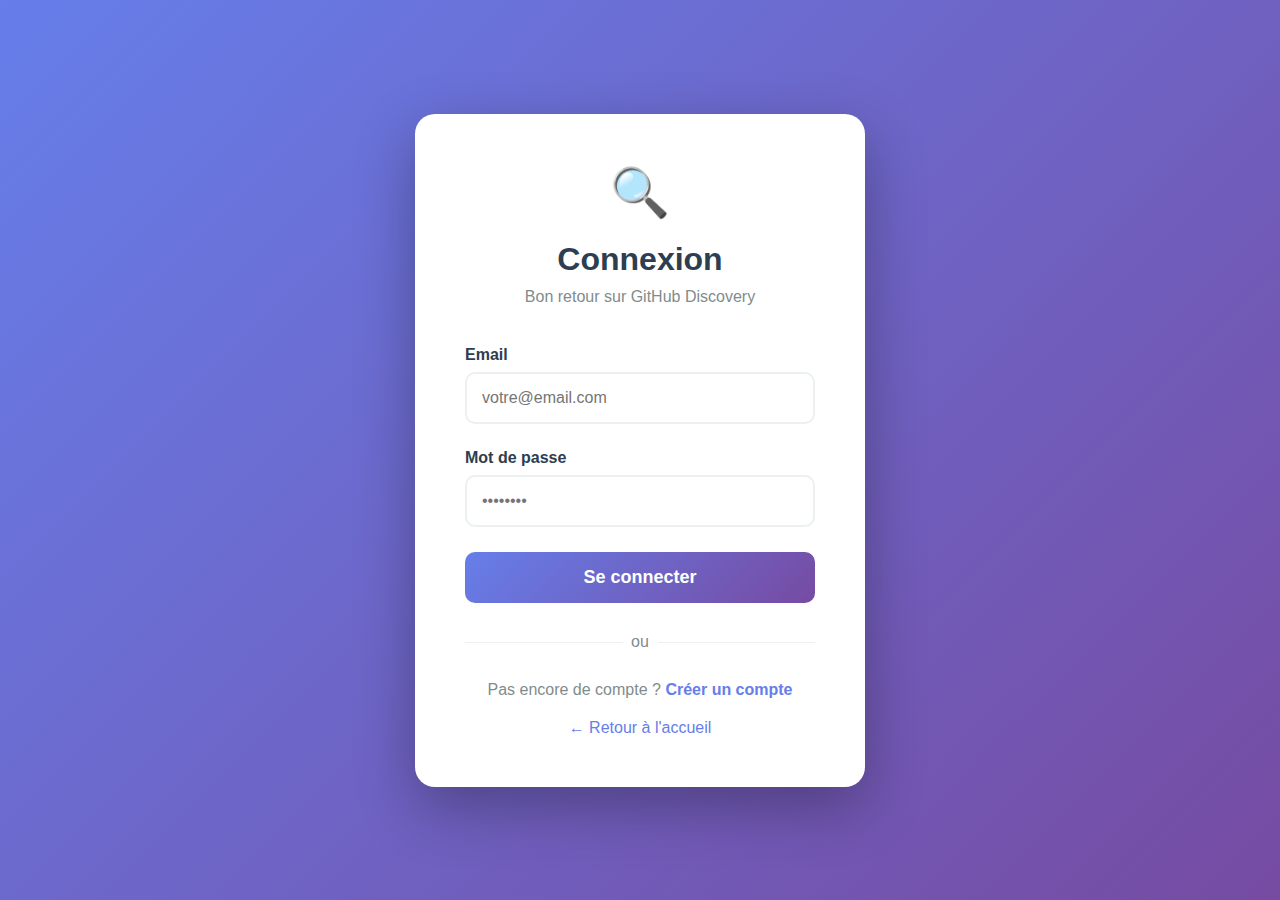
<file: login.html>
<!DOCTYPE html>
<html lang="fr">
<head>
  <meta charset="UTF-8">
  <meta name="viewport" content="width=device-width, initial-scale=1.0">
  <title>Connexion - GitHub Discovery</title>
  <style>
    * {
      margin: 0;
      padding: 0;
      box-sizing: border-box;
    }

    body {
      font-family: -apple-system, BlinkMacSystemFont, 'Segoe UI', Roboto, sans-serif;
      background: linear-gradient(135deg, #667eea 0%, #764ba2 100%);
      min-height: 100vh;
      display: flex;
      align-items: center;
      justify-content: center;
      padding: 20px;
    }

    .login-container {
      background: white;
      border-radius: 20px;
      padding: 50px;
      max-width: 450px;
      width: 100%;
      box-shadow: 0 20px 60px rgba(0, 0, 0, 0.3);
    }

    .logo {
      text-align: center;
      font-size: 48px;
      margin-bottom: 20px;
    }

    h1 {
      text-align: center;
      color: #2c3e50;
      margin-bottom: 10px;
      font-size: 32px;
    }

    .subtitle {
      text-align: center;
      color: #7f8c8d;
      margin-bottom: 40px;
    }

    .form-group {
      margin-bottom: 25px;
    }

    label {
      display: block;
      color: #2c3e50;
      font-weight: 600;
      margin-bottom: 8px;
    }

    input {
      width: 100%;
      padding: 15px;
      border: 2px solid #ecf0f1;
      border-radius: 10px;
      font-size: 16px;
      transition: border-color 0.3s;
    }

    input:focus {
      outline: none;
      border-color: #667eea;
    }

    .btn {
      width: 100%;
      padding: 15px;
      background: linear-gradient(135deg, #667eea 0%, #764ba2 100%);
      color: white;
      border: none;
      border-radius: 10px;
      font-size: 18px;
      font-weight: 600;
      cursor: pointer;
      transition: transform 0.3s, box-shadow 0.3s;
    }

    .btn:hover {
      transform: translateY(-2px);
      box-shadow: 0 10px 30px rgba(102, 126, 234, 0.4);
    }

    .btn:disabled {
      opacity: 0.6;
      cursor: not-allowed;
      transform: none;
    }

    .divider {
      text-align: center;
      margin: 30px 0;
      color: #7f8c8d;
      position: relative;
    }

    .divider::before,
    .divider::after {
      content: '';
      position: absolute;
      top: 50%;
      width: 45%;
      height: 1px;
      background: #ecf0f1;
    }

    .divider::before {
      left: 0;
    }

    .divider::after {
      right: 0;
    }

    .signup-link {
      text-align: center;
      margin-top: 25px;
      color: #7f8c8d;
    }

    .signup-link a {
      color: #667eea;
      text-decoration: none;
      font-weight: 600;
    }

    .error-message {
      background: #e74c3c;
      color: white;
      padding: 12px;
      border-radius: 8px;
      margin-bottom: 20px;
      display: none;
    }

    .success-message {
      background: #27ae60;
      color: white;
      padding: 12px;
      border-radius: 8px;
      margin-bottom: 20px;
      display: none;
    }

    .back-home {
      text-align: center;
      margin-top: 20px;
    }

    .back-home a {
      color: #667eea;
      text-decoration: none;
    }

    @media (max-width: 480px) {
      .login-container {
        padding: 30px 20px;
      }

      h1 {
        font-size: 24px;
      }
    }
  </style>
</head>
<body>
  <div class="login-container">
    <div class="logo">🔍</div>
    <h1>Connexion</h1>
    <p class="subtitle">Bon retour sur GitHub Discovery</p>

    <div class="error-message" id="errorMessage"></div>
    <div class="success-message" id="successMessage"></div>

    <form id="loginForm">
      <div class="form-group">
        <label for="email">Email</label>
        <input type="email" id="email" required placeholder="votre@email.com">
      </div>

      <div class="form-group">
        <label for="password">Mot de passe</label>
        <input type="password" id="password" required placeholder="••••••••">
      </div>

      <button type="submit" class="btn" id="submitBtn">Se connecter</button>
    </form>

    <div class="divider">ou</div>

    <div class="signup-link">
      <p>Pas encore de compte ? <a href="signup.html">Créer un compte</a></p>
    </div>

    <div class="back-home">
      <a href="index.html">← Retour à l'accueil</a>
    </div>
  </div>

  <script>
    const form = document.getElementById('loginForm');
    const submitBtn = document.getElementById('submitBtn');
    const errorMessage = document.getElementById('errorMessage');
    const successMessage = document.getElementById('successMessage');

    form.addEventListener('submit', async (e) => {
      e.preventDefault();

      const email = document.getElementById('email').value;
      const password = document.getElementById('password').value;

      errorMessage.style.display = 'none';
      successMessage.style.display = 'none';
      submitBtn.disabled = true;
      submitBtn.textContent = 'Connexion...';

      try {
        const response = await fetch('/api/auth/login', {
          method: 'POST',
          headers: { 'Content-Type': 'application/json' },
          body: JSON.stringify({ email, password })
        });

        const data = await response.json();

        if (data.success) {
          localStorage.setItem('token', data.token);
          localStorage.setItem('user', JSON.stringify(data.user));

          successMessage.textContent = 'Connexion réussie ! Redirection...';
          successMessage.style.display = 'block';

          setTimeout(() => {
            window.location.href = 'explore.html';
          }, 1000);
        } else {
          errorMessage.textContent = data.message || 'Erreur de connexion';
          errorMessage.style.display = 'block';
          submitBtn.disabled = false;
          submitBtn.textContent = 'Se connecter';
        }
      } catch (error) {
        console.error('Login error:', error);
        errorMessage.textContent = 'Erreur de connexion. Réessayez.';
        errorMessage.style.display = 'block';
        submitBtn.disabled = false;
        submitBtn.textContent = 'Se connecter';
      }
    });
  </script>
</body>
</html>
</file>
